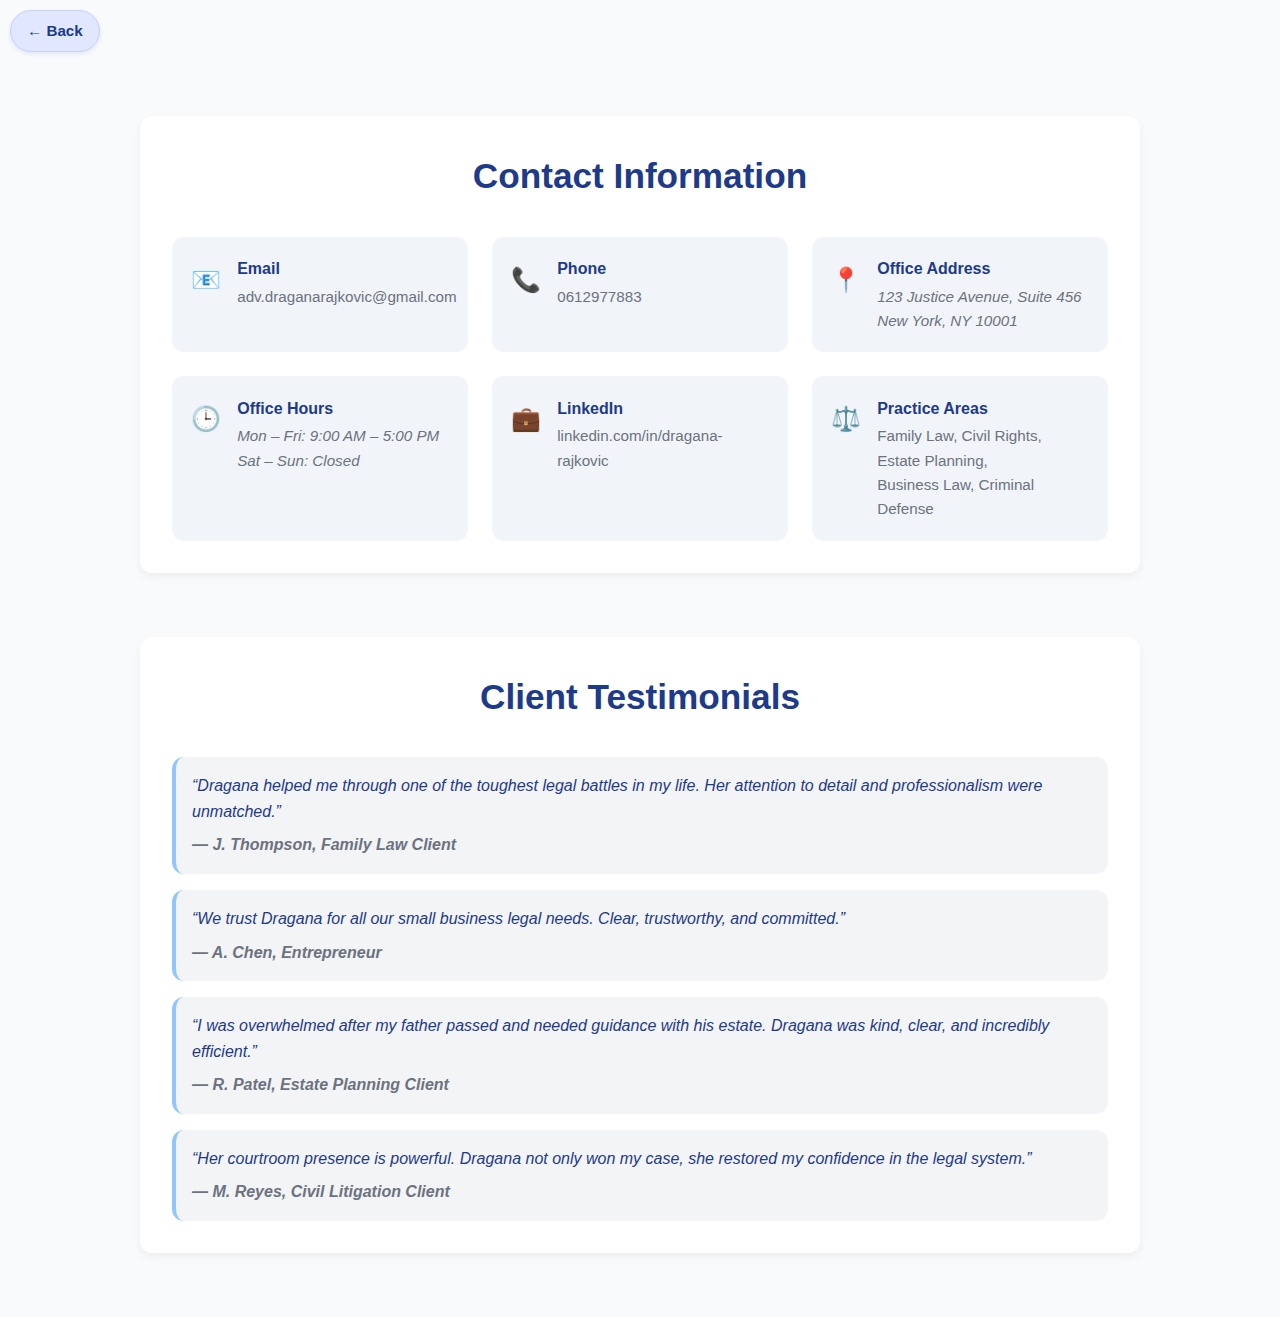
<file: contact.html>
<!DOCTYPE html>
<html lang="en">

<head>
    <meta charset="UTF-8" />
    <meta name="viewport" content="width=device-width, initial-scale=1.0" />
    <title>Contact & Info – Dragana Rajkovic, Attorney</title>
    <link rel="stylesheet" href="styles.css">
</head>

<body>
    <a href="javascript:history.back()" class="back-arrow" title="Go back">
        ← Back
      </a>
    <section class="section" id="contact">
        <h2>Contact Information</h2>
        <div class="contact-list">
            <div class="contact-item">
                <div class="contact-icon">📧</div>
                <div class="contact-details">
                    <span>Email</span>
                    <a href="mailto:adv.draganarajkovic@gmail.com">adv.draganarajkovic@gmail.com</a>
                </div>
            </div>
            <div class="contact-item">
                <div class="contact-icon">📞</div>
                <div class="contact-details">
                    <span>Phone</span>
                    <a>0612977883</a>
                </div>
            </div>
            <div class="contact-item">
                <div class="contact-icon">📍</div>
                <div class="contact-details">
                    <span>Office Address</span>
                    <address>123 Justice Avenue, Suite 456<br>New York, NY 10001</address>
                </div>
            </div>
            <div class="contact-item">
                <div class="contact-icon">🕒</div>
                <div class="contact-details">
                    <span>Office Hours</span>
                    <address>Mon – Fri: 9:00 AM – 5:00 PM<br>Sat – Sun: Closed</address>
                </div>
            </div>
            <div class="contact-item">
                <div class="contact-icon">💼</div>
                <div class="contact-details">
                    <span>LinkedIn</span>
                    <a href="https://www.linkedin.com/in/dragana-rajkovic-314006198/"
                        target="_blank">linkedin.com/in/dragana-rajkovic</a>
                </div>
            </div>
            <div class="contact-item">
                <div class="contact-icon">⚖️</div>
                <div class="contact-details">
                    <span>Practice Areas</span>
                    <p>Family Law, Civil Rights, Estate Planning,<br> Business Law, Criminal Defense</p>
                </div>
            </div>
        </div>


    </section>

    <section class="section" id="testimonials">
        <h2>Client Testimonials</h2>
        <div class="testimonial">
            “Dragana helped me through one of the toughest legal battles in my life. Her attention to detail and
            professionalism were unmatched.”
            <span>— J. Thompson, Family Law Client</span>
        </div>

        <div class="testimonial" style="margin-top: 1rem;">
            “We trust Dragana for all our small business legal needs. Clear, trustworthy, and committed.”
            <span>— A. Chen, Entrepreneur</span>
        </div>

        <div class="testimonial" style="margin-top: 1rem;">
            “I was overwhelmed after my father passed and needed guidance with his estate. Dragana was kind, clear, and
            incredibly efficient.”
            <span>— R. Patel, Estate Planning Client</span>
        </div>

        <div class="testimonial" style="margin-top: 1rem;">
            “Her courtroom presence is powerful. Dragana not only won my case, she restored my confidence in the legal
            system.”
            <span>— M. Reyes, Civil Litigation Client</span>
        </div>
    </section>
</file>
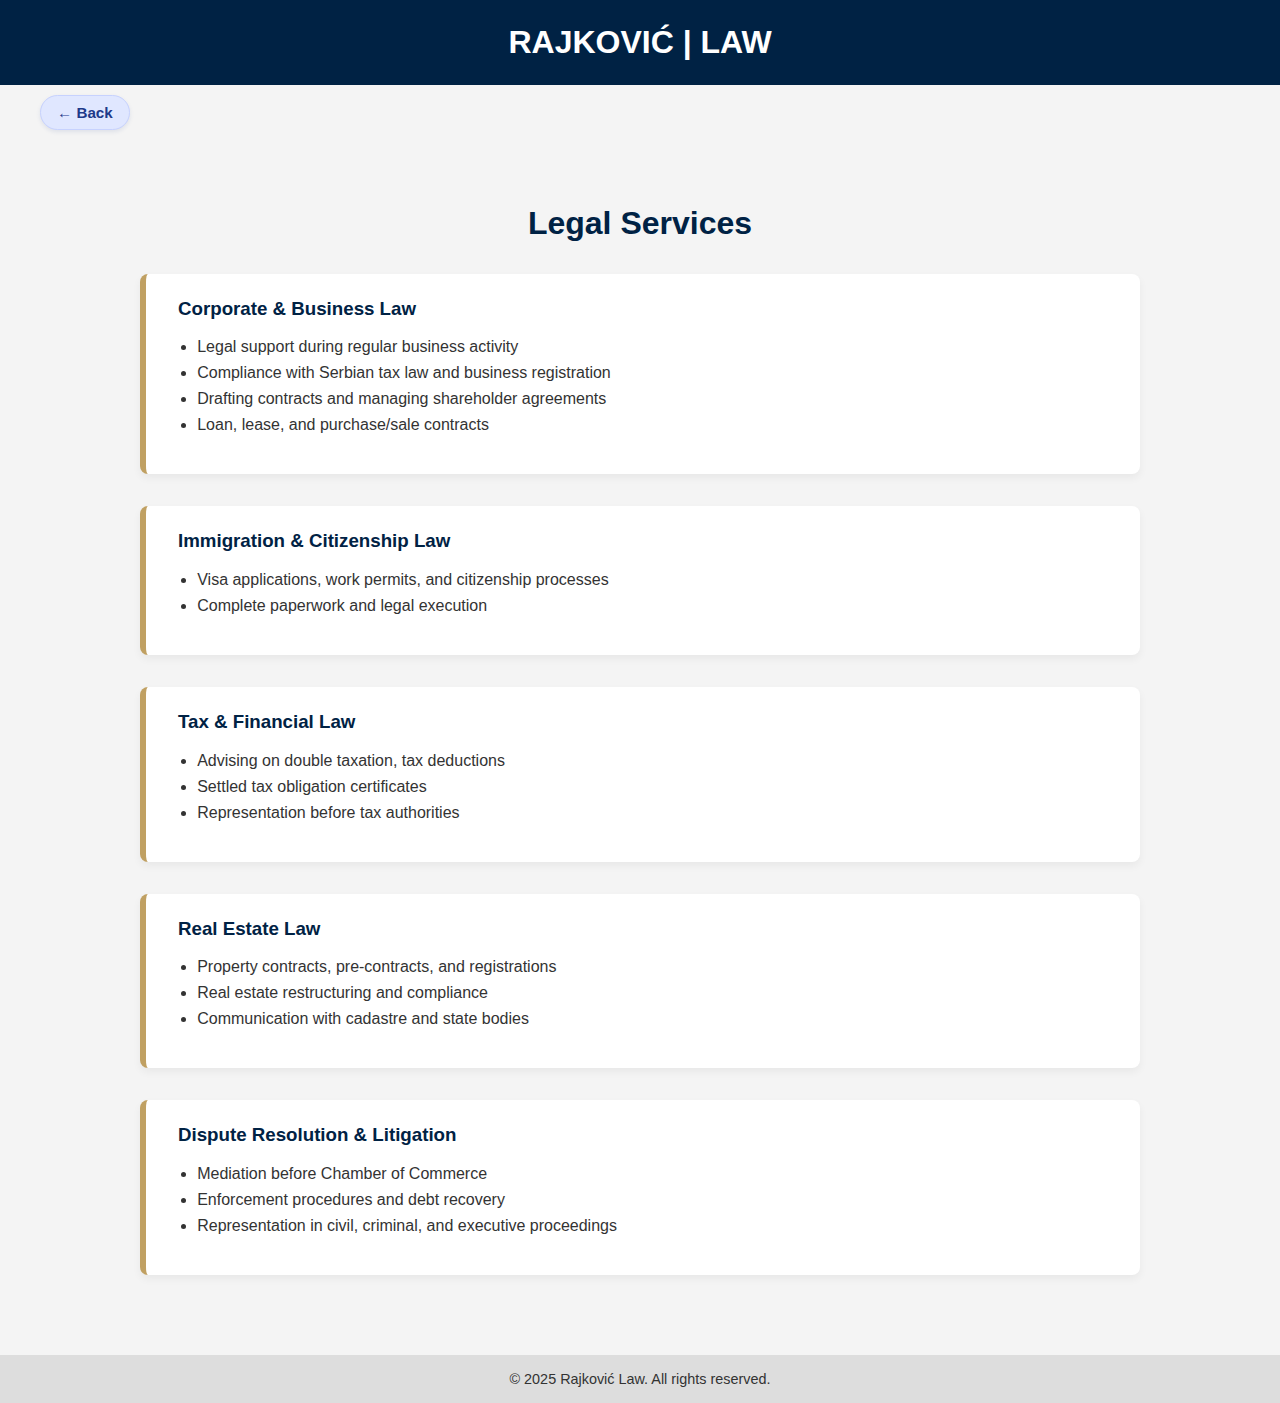
<file: services.html>
<!DOCTYPE html>
<html lang="en">

<head>
    <meta charset="UTF-8" />
    <meta name="viewport" content="width=device-width, initial-scale=1.0" />
    <title>Legal Services | Rajkovic Law</title>
    <style>
        :root {
            --primary: #002244;
            --accent: #c0a062;
            --bg: #f4f4f4;
            --text: #333;
        }

        body {
            margin: 0;
            font-family: 'Segoe UI', Tahoma, Geneva, Verdana, sans-serif;
            background-color: var(--bg);
            color: var(--text);
        }

        header {
            background-color: var(--primary);
            padding: 1.5rem 2rem;
            color: white;
            text-align: center;
        }

        header h1 {
            margin: 0;
            font-size: 2rem;
        }

        main {
            max-width: 1000px;
            margin: 2rem auto;
            padding: 1rem;
        }

        h2 {
            color: var(--primary);
            text-align: center;
            margin-bottom: 2rem;
            font-size: 2rem;
        }

        .service {
            background-color: white;
            margin-bottom: 2rem;
            padding: 1.5rem 2rem;
            border-left: 6px solid var(--accent);
            border-radius: 8px;
            box-shadow: 0 4px 8px rgba(0, 0, 0, 0.05);
        }

        .service h3 {
            color: var(--primary);
            margin-top: 0;
        }

        .service ul {
            padding-left: 1.2rem;
        }

        .service ul li {
            margin-bottom: 0.5rem;
        }

        footer {
            text-align: center;
            padding: 1rem;
            background: #ddd;
            font-size: 0.9rem;
        }

        .back-arrow {
            margin-top: 10px;
            margin-left: 40px;
            display: inline-flex;
            align-items: center;
            gap: 0.4rem;
            padding: 0.5rem 1rem;
            background-color: #e0e7ff;
            color: #1e3a8a;
            font-weight: 600;
            font-size: 0.95rem;
            border-radius: 999px;
            text-decoration: none;
            border: 1px solid #c7d2fe;
            transition: background-color 0.3s, transform 0.2s;
            box-shadow: 0 2px 4px rgba(30, 58, 138, 0.1);
        }
    </style>
</head>

<body>

    <header>
        <h1>RAJKOVIĆ | LAW</h1>
    </header>
    <a href="javascript:history.back()" class="back-arrow" title="Go back">
        ← Back
    </a>
    <main>

        <h2>Legal Services</h2>

        <section class="service">
            <h3>Corporate & Business Law</h3>
            <ul>
                <li>Legal support during regular business activity</li>
                <li>Compliance with Serbian tax law and business registration</li>
                <li>Drafting contracts and managing shareholder agreements</li>
                <li>Loan, lease, and purchase/sale contracts</li>
            </ul>
        </section>

        <section class="service">
            <h3>Immigration & Citizenship Law</h3>
            <ul>
                <li>Visa applications, work permits, and citizenship processes</li>
                <li>Complete paperwork and legal execution</li>
            </ul>
        </section>

        <section class="service">
            <h3>Tax & Financial Law</h3>
            <ul>
                <li>Advising on double taxation, tax deductions</li>
                <li>Settled tax obligation certificates</li>
                <li>Representation before tax authorities</li>
            </ul>
        </section>

        <section class="service">
            <h3>Real Estate Law</h3>
            <ul>
                <li>Property contracts, pre-contracts, and registrations</li>
                <li>Real estate restructuring and compliance</li>
                <li>Communication with cadastre and state bodies</li>
            </ul>
        </section>

        <section class="service">
            <h3>Dispute Resolution & Litigation</h3>
            <ul>
                <li>Mediation before Chamber of Commerce</li>
                <li>Enforcement procedures and debt recovery</li>
                <li>Representation in civil, criminal, and executive proceedings</li>
            </ul>
        </section>
    </main>

    <footer>
        &copy; 2025 Rajković Law. All rights reserved.
    </footer>
</body>

</html>
</file>
<file: styles.css>
* {
    margin: 0;
    padding: 0;
    box-sizing: border-box;
}

.go-back {
    border: 0;
    background: transparent;
    cursor: grab;
    font-size:25px;
}

.header-container {
    display: flex;
    gap: 3px;
    margin-top: 10px;
    margin-left: 3px;
}

.home-image {
    width: 100%;
    height: 100%;
    opacity: 0;
    animation: showImage 4s ease-in-out forwards;
}

.nav {
    list-style-type: none;
    cursor: pointer;
    display: flex;
    gap: 3px;
    padding: 25px;
    justify-content: space-evenly;
    background-color: #071e26;
    color: darkgoldenrod;
    opacity: 0;
    animation: showImage 2s ease-in-out forwards;
}

.nav li a {
    text-decoration: none;
    color: darkgoldenrod;
}

.nav li a:visited {
    color: inherit;
}

.nav li a:hover {
    color: #004080; 
}

@keyframes showImage {
    0% {
        opacity: 0;
    }

    100% {
        opacity: 1;
    }
}

.footer {
    padding: 25px;
    background-color: #071e26;
    color: darkgoldenrod;
    text-align: center;
}

@media screen and (max-width: 457px) {
    .nav {
        display: flex;
        flex-wrap: wrap;
    }
}

@media screen and (max-width: 456px) {
    .nav {
        display: flex;
    }

    .nav span {
        flex-basis: 22%;
    }

}



.mobile {
    display: flex;
    margin-bottom: 10px;
}

.email {
    display: flex;
}

.mobile-number {
    margin-left: 21px;
    font-weight: bold;
    text-shadow: 2px 2px 5px green;
    margin-bottom: 10px;
}

.phone-style {
    color: #4CAF50;
}

.phone-text {
    text-shadow: 2px 2px 5px green;
    font-weight: bold;
}
.envelope-style {
    color: #007BFF;
}

.envelope-style:hover {
    color: goldenrod;
}
.email-style {
    margin-left: 21px;
    font-weight: bold;
    color: #007BFF;
}

.email-style:hover {
    color: goldenrod;
} 

.email-text-style {
    color: #007BFF;
}

.email-text-style:hover{ 
    color: goldenrod;
}
.linkedin {
    margin-top: 10px;
    display: flex;
}

.linkedin-text {
    font-weight: bold;
    text-shadow: 2px 2px 5px red;
}



.about-title {
    margin: auto;
    text-shadow: #bb2649 1px 0 10px;
}

.about-law-office {
    padding-top: 10px;
    padding: 40px;
    margin: 30px auto;
    border: 1px solid black;
    width: clamp(300px, 80%, 500px);      
    max-height: 300px;  
    background: #F4F1EA;
    display:flex;
    justify-content: space-between;
}

.about-law-text {
    letter-spacing: 1px;
    line-height: 1.5;
    font-family: 'Georgia', serif;
    text-align: justify;
    text-shadow: 2px 2px 5px rgba(0, 0, 0, 0.5);
    font-weight: bold;
    font-style: italic;
}

.about-img-details > div{
    display: flex;
    justify-content: center;
}
.about-img {
    width: 300px;
    max-width: 100%;
    height: 450px;
    object-fit: cover;
    object-position: top center;
}

.about-body {
   background-image: url('/images/samantha-gades-BlIhVfXbi9s-unsplash.jpg');
} 


:root {
    --primary: #1e3a8a;
    --accent: #3b82f6;
    --light: #ffffff;
    --gray: #6b7280;
    --background: #f8fafc;
    --radius: 12px;
}

body {
    font-family: 'Segoe UI', sans-serif;
    background-color: var(--background);
    margin: 0;
    padding: 0;
    color: var(--primary);
    line-height: 1.6;
}

.section {
    max-width: 1000px;
    margin: 4rem auto;
    padding: 2rem;
    background-color: var(--light);
    border-radius: var(--radius);
    box-shadow: 0 4px 10px rgba(0, 0, 0, 0.05);
}

h2 {
    text-align: center;
    margin-bottom: 2rem;
    font-size: 2.2rem;
    color: var(--primary);
}

.contact-list {
    display: grid;
    grid-template-columns: repeat(auto-fit, minmax(280px, 1fr));
    gap: 1.5rem;
}

.contact-item {
    display: flex;
    gap: 1rem;
    background-color: #f1f5f9;
    padding: 1.2rem;
    border-radius: var(--radius);
    transition: background 0.3s;
}

.contact-item:hover {
    background-color: #e0e7ff;
}

.contact-icon {
    font-size: 1.5rem;
    color: var(--accent);
    margin-top: 0.3rem;
}

.contact-details span {
    font-weight: bold;
    color: var(--primary);
}

.contact-details a,
.contact-details address,
.contact-details p {
    display: block;
    color: var(--gray);
    font-size: 0.95rem;
    text-decoration: none;
    margin-top: 0.2rem;
}

.contact-details a:hover {
    color: var(--accent);
}

.extras,
.simple-section {
    margin-top: 2rem;
    padding-top: 1rem;
    border-top: 1px solid #e5e7eb;
    color: var(--gray);
}

.extras a {
    color: var(--accent);
    text-decoration: none;
    font-weight: 500;
}

.extras a:hover {
    text-decoration: underline;
}

.highlight-list {
    display: grid;
    grid-template-columns: repeat(auto-fit, minmax(280px, 1fr));
    gap: 1rem;
    margin-top: 1rem;
}

.highlight-box {
    background-color: #f9fafb;
    padding: 1rem;
    border-radius: var(--radius);
    border-left: 4px solid var(--accent);
}

.highlight-box strong {
    color: var(--primary);
}

.testimonial {
    background-color: #f3f4f6;
    padding: 1rem;
    border-left: 4px solid #93c5fd;
    border-radius: var(--radius);
    font-style: italic;
}

.testimonial span {
    display: block;
    margin-top: 0.5rem;
    font-weight: bold;
    color: var(--gray);
}


.back-arrow {
    margin-top: 10px;
    margin-left: 10px;
    display: inline-flex;
    align-items: center;
    gap: 0.4rem;
    padding: 0.5rem 1rem;
    background-color: #e0e7ff;
    color: #1e3a8a;
    font-weight: 600;
    font-size: 0.95rem;
    border-radius: 999px;
    text-decoration: none;
    border: 1px solid #c7d2fe;
    transition: background-color 0.3s, transform 0.2s;
    box-shadow: 0 2px 4px rgba(30, 58, 138, 0.1);
  }
  
  .back-arrow:hover {
    background-color: #c7d2fe;
    transform: translateX(-2px);
  }
</file>
